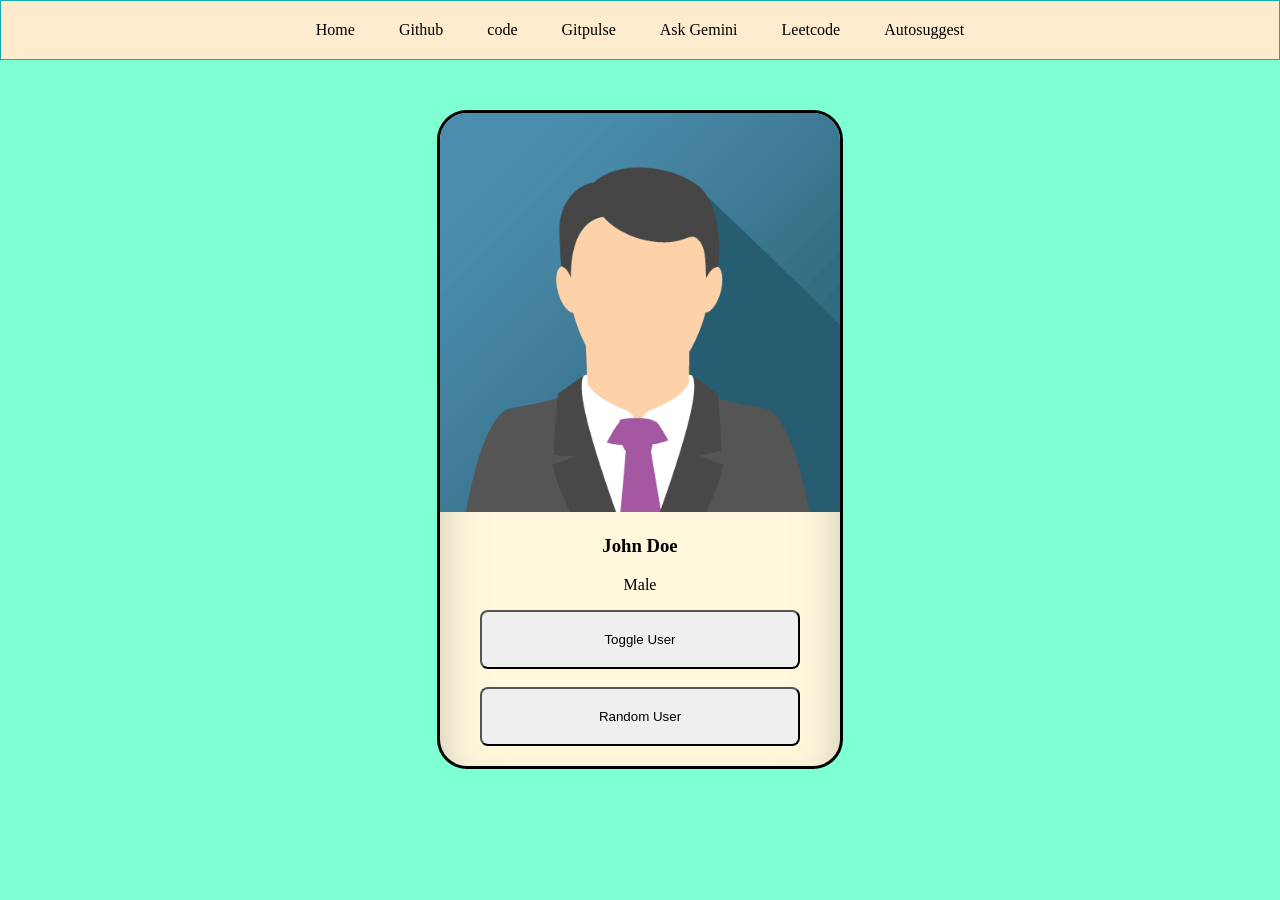
<file: src/main/resources/static/index.html>
<!DOCTYPE html>
<html lang="en">
<head>
  <meta charset="UTF-8">
  <meta name="viewport" content="width=device-width, initial-scale=1.0">
  <title>Document</title>
  <link rel="stylesheet" href="index.css">
</head>
<body>
  <!-- <h1> hello from HTML </h1> -->
  <!-- <h2> Wake up to Reality</h2> -->
 
   <div class ="navbar">
    <a href="https://www.youtube.com/">Home</a>
    <a href="https://github.com/">Github</a>
    <a href="codeforces-stats.html" target="_blank">code</a>
  <a href="gitpulse.html" target="_blank"> Gitpulse</a>
  <a href="ask-gemini.html" target="_blank">Ask Gemini</a>

    <a href="https://leetcode.com/">Leetcode</a>
    <a href="autosuggest.html">Autosuggest</a>
  </div>
  <div class ="card">
    <img id ="user-image" src="john.png" alt="image not found">
    <h3 id="user-name" >John Doe  </h3>
    <p id ="user-gender"> Male</p>
    
    <button onclick="toggleuser()">Toggle User</button>
    <br>
    <br>
    <button onclick="RandomUser()">Random User</button>

  </div>
   <script src="index.js"></script>
</body>
</html>
</file>
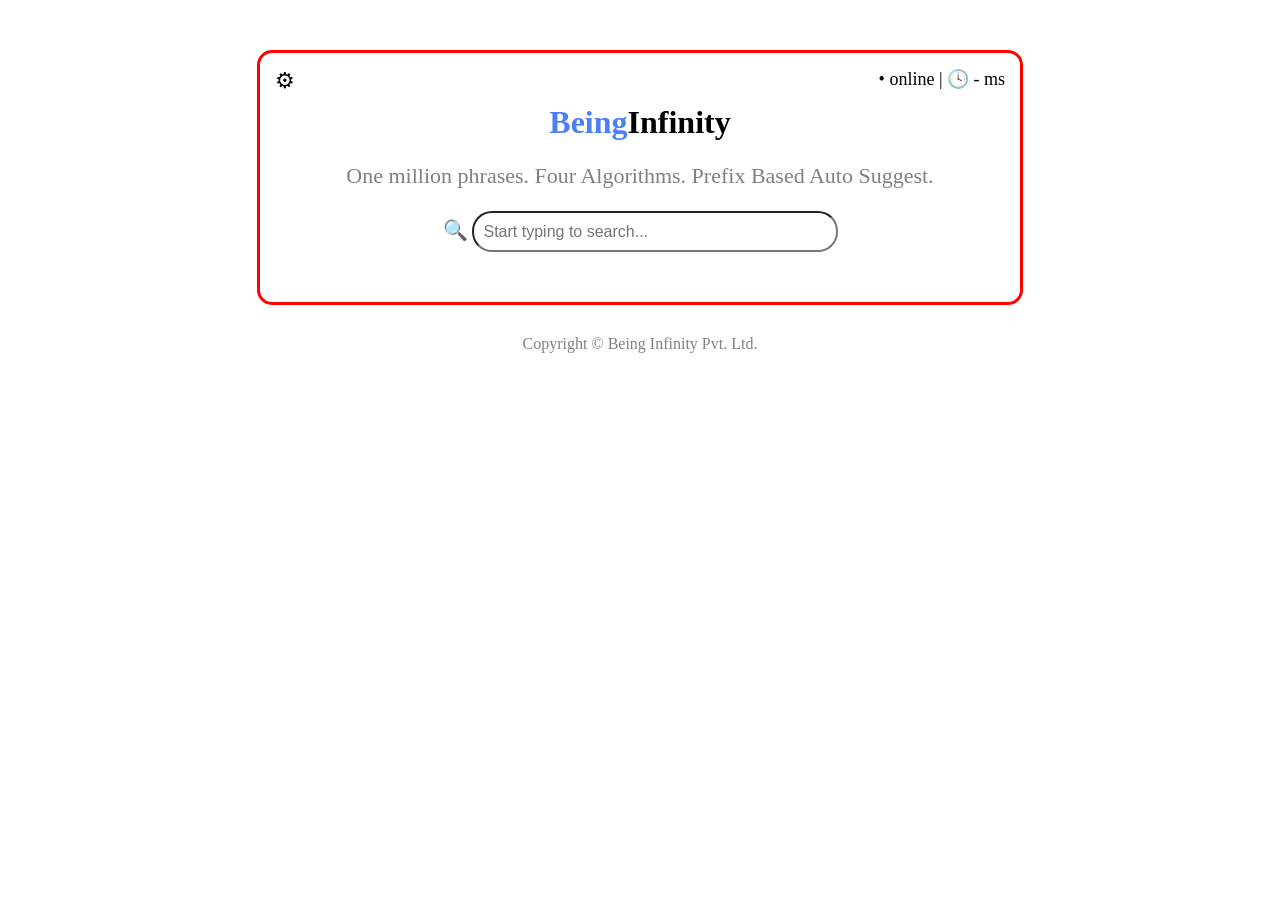
<file: src/main/resources/static/autosuggest.html>
<!DOCTYPE html>
<html lang="en">
<head>
<meta charset="UTF-8">
<meta name="viewport" content="width=device-width, initial-scale=1.0">
<title>Being Infinity</title>

<style>

body{
    text-align:center;
    font-family:"Times New Roman", serif;
}

.box{
    width:700px;
    margin:auto;
    margin-top:50px;
    padding:30px;
    border:3px solid red;
    border-radius:15px;
    position:relative;
}

.gear-icon{
    position:absolute;
    top:15px;
    left:15px;
    font-size:22px;
}

.status{
    position:absolute;
    top:15px;
    right:15px;
    font-size:18px;
}

.being{
    color:#4a7ff5;
}

.infinity{
    color:black;
}

.tagline{
    color:gray;
    font-size:22px;
}

.search-box{
    width:350px;
    height:35px;
    padding-left:10px;
    border-radius:20px;
    font-size:16px;
}

.search-suggestions{
    width:360px;
    margin:10px auto;
    text-align:left;
    border-radius:10px;
    box-shadow:0px 2px 8px rgba(0,0,0,0.2);
    overflow:hidden;
}

.suggestion{
    padding:10px;
    border-bottom:1px solid #ddd;
    background:white;
}

.suggestion:hover{
    background:#f2f2f2;
    cursor:pointer;
}

.footer{
    margin-top:30px;
    color:gray;
}

</style>

</head>

<body>

<div class="box">

<span class="gear-icon">&#9881;</span>

<span class="status">&#8226; online | &#128339; - ms</span>

<h1>
<span class="being">Being</span><span class="infinity">Infinity</span>
</h1>

<p class="tagline">
One million phrases. Four Algorithms. Prefix Based Auto Suggest.
</p>

<span style="font-size:20px;">&#128269;</span>

<input
type="text"
class="search-box"
placeholder="Start typing to search..."
onkeyup="getSearchSuggestions()">

<div class="search-suggestions"></div>

</div>

<div class="footer">
Copyright &copy; Being Infinity Pvt. Ltd.
</div>

<script>

function getSearchSuggestions(){

    var searchBox=document.getElementsByClassName("search-box")[0];
    var suggestionBox=document.getElementsByClassName("search-suggestions")[0];

    var userInput=searchBox.value;

    if(userInput.trim()==""){
        suggestionBox.innerHTML="";
        return;
    }

    var url="https://autosuggest-backend.onrender.com/api/autosuggest?q="
            +userInput+
            "&algorithm=brute&limit=10&weighted=false";

    fetch(url)

    .then(function(response){
        return response.json();
    })

    .then(function(data){

        var output="";

        for(var i=0;i<data.count;i++){

            output +=
            "<div class='suggestion'>"
            +data.results[i].text+
            "</div>";

        }

        suggestionBox.innerHTML=output;

    })

    .catch(function(error){
        console.log(error);
    });

}

</script>

</body>
</html>
</file>
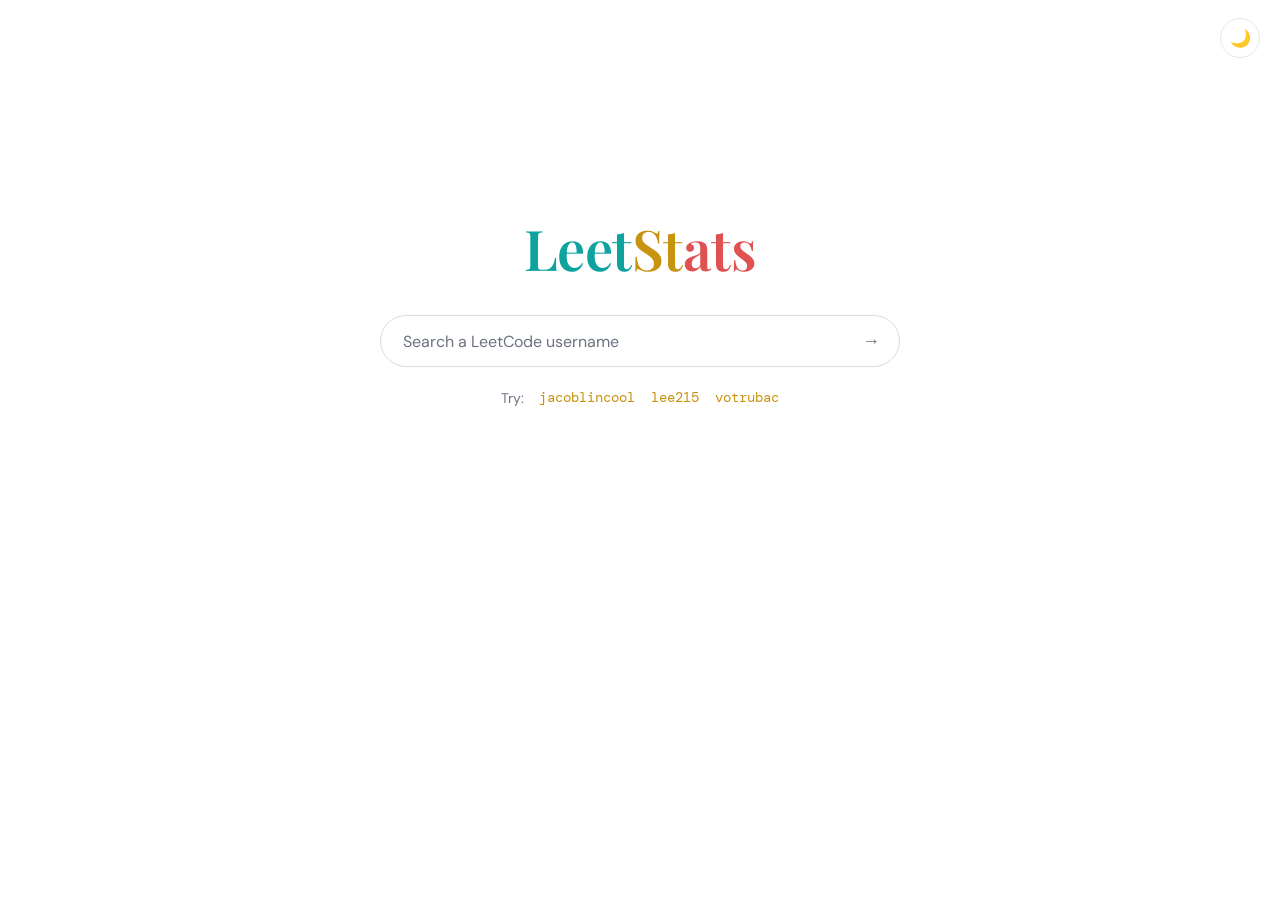
<file: src/main/resources/static/leetcode-stats.html>
<!DOCTYPE html>
<html lang="en" data-theme="light">
<head>
<meta charset="UTF-8">
<meta name="viewport" content="width=device-width, initial-scale=1.0">
<title>LeetStats</title>
<link rel="preconnect" href="https://fonts.googleapis.com">
<link rel="preconnect" href="https://fonts.gstatic.com" crossorigin>
<link href="https://fonts.googleapis.com/css2?family=Playfair+Display:wght@600&family=DM+Sans:wght@400;500;700&family=DM+Mono:wght@400;500&display=swap" rel="stylesheet">
<style>
  :root, [data-theme="light"] {
    --bg: #ffffff;
    --text: #1f2328;
    --muted: #6b7280;
    --line: #e5e7eb;
    --surface: #ffffff;
    --input-border: #dadce0;
    --input-shadow: rgba(32, 33, 36, 0.12);
    --track: #f0f1f3;
    --easy: #0fa39e;
    --medium: #c8930f;
    --hard: #e05252;
    --accent: #c8930f;
    --card-shadow: 0 1px 3px rgba(32, 33, 36, 0.08), 0 8px 28px rgba(32, 33, 36, 0.06);
  }
  [data-theme="dark"] {
    --bg: #0a0b0d;
    --text: #e9e7e2;
    --muted: #8b8f98;
    --line: rgba(255, 255, 255, 0.09);
    --surface: #121418;
    --input-border: rgba(255, 255, 255, 0.14);
    --input-shadow: rgba(0, 0, 0, 0.5);
    --track: rgba(255, 255, 255, 0.08);
    --easy: #3ddad7;
    --medium: #e3b341;
    --hard: #ff6b6b;
    --accent: #e3b341;
    --card-shadow: 0 20px 50px rgba(0, 0, 0, 0.45);
  }

  * { margin: 0; padding: 0; box-sizing: border-box; }

  html, body { height: 100%; }

  body {
    background: var(--bg);
    color: var(--text);
    font-family: "DM Sans", system-ui, sans-serif;
    display: flex;
    flex-direction: column;
    align-items: center;
    transition: background 0.25s, color 0.25s;
  }

  /* theme toggle, top right */
  .theme-toggle {
    position: fixed;
    top: 18px;
    right: 20px;
    width: 40px;
    height: 40px;
    border-radius: 50%;
    border: 1px solid var(--line);
    background: var(--surface);
    color: var(--text);
    font-size: 17px;
    cursor: pointer;
    display: flex;
    align-items: center;
    justify-content: center;
    transition: background 0.25s, border-color 0.25s, transform 0.15s;
    z-index: 10;
  }
  .theme-toggle:hover { transform: scale(1.06); }
  .theme-toggle:focus-visible { outline: 2px solid var(--accent); outline-offset: 2px; }

  main {
    width: 100%;
    max-width: 640px;
    padding: 0 24px 64px;
    display: flex;
    flex-direction: column;
    align-items: center;
    /* Google-style: sits a bit above vertical center when idle */
    margin-top: clamp(96px, 24vh, 210px);
    transition: margin-top 0.45s cubic-bezier(0.3, 0.8, 0.3, 1);
  }
  body.has-result main { margin-top: 72px; }

  .wordmark {
    font-family: "Playfair Display", serif;
    font-weight: 600;
    font-size: clamp(40px, 8vw, 56px);
    letter-spacing: -0.01em;
    margin-bottom: 30px;
    user-select: none;
  }
  .wordmark .l { color: var(--easy); }
  .wordmark .e { color: var(--medium); }
  .wordmark .t { color: var(--hard); }

  /* search */
  .search {
    width: 100%;
    max-width: 520px;
    display: flex;
    align-items: center;
    gap: 12px;
    background: var(--surface);
    border: 1px solid var(--input-border);
    border-radius: 999px;
    padding: 0 8px 0 22px;
    height: 52px;
    transition: box-shadow 0.2s, border-color 0.2s, background 0.25s;
  }
  .search:focus-within {
    box-shadow: 0 2px 10px var(--input-shadow);
    border-color: transparent;
  }
  [data-theme="dark"] .search:focus-within { border-color: var(--accent); box-shadow: none; }

  .search input {
    flex: 1;
    min-width: 0;
    border: none;
    outline: none;
    background: transparent;
    color: var(--text);
    font-family: "DM Mono", monospace;
    font-size: 16px;
  }
  .search input::placeholder { color: var(--muted); font-family: "DM Sans", sans-serif; }

  .search button {
    border: none;
    background: transparent;
    color: var(--muted);
    font-size: 18px;
    width: 40px;
    height: 40px;
    border-radius: 50%;
    cursor: pointer;
    display: flex;
    align-items: center;
    justify-content: center;
    transition: color 0.15s, background 0.15s;
  }
  .search button:hover { color: var(--accent); background: var(--track); }
  .search button:focus-visible { outline: 2px solid var(--accent); outline-offset: 1px; }
  .search button:disabled { opacity: 0.45; cursor: wait; }

  .try {
    margin-top: 20px;
    font-size: 14px;
    color: var(--muted);
    display: flex;
    gap: 14px;
    align-items: center;
    flex-wrap: wrap;
    justify-content: center;
  }
  .try button {
    background: none;
    border: none;
    padding: 2px 1px;
    color: var(--accent);
    font-family: "DM Mono", monospace;
    font-size: 13.5px;
    cursor: pointer;
    border-bottom: 1px dashed transparent;
    transition: border-color 0.15s;
  }
  .try button:hover { border-bottom-color: var(--accent); }
  .try button:focus-visible { outline: 2px solid var(--accent); outline-offset: 2px; }

  /* states */
  .loader {
    margin-top: 52px;
    width: 34px; height: 34px;
    border: 3px solid var(--track);
    border-top-color: var(--accent);
    border-radius: 50%;
    animation: spin 0.8s linear infinite;
  }
  @keyframes spin { to { transform: rotate(360deg); } }

  .error {
    margin-top: 44px;
    text-align: center;
    color: var(--muted);
    font-size: 14.5px;
    line-height: 1.6;
    max-width: 420px;
  }
  .error b { color: var(--hard); font-weight: 700; display: block; margin-bottom: 4px; }

  /* card */
  .card {
    width: 100%;
    margin-top: 44px;
    background: var(--surface);
    border: 1px solid var(--line);
    border-radius: 18px;
    padding: 30px 34px;
    box-shadow: var(--card-shadow);
    animation: rise 0.45s cubic-bezier(0.2, 0.7, 0.3, 1) both;
    transition: background 0.25s, border-color 0.25s;
  }
  @keyframes rise {
    from { opacity: 0; transform: translateY(14px); }
    to   { opacity: 1; transform: translateY(0); }
  }

  .card-head {
    display: flex;
    justify-content: space-between;
    align-items: baseline;
    gap: 10px;
    flex-wrap: wrap;
    margin-bottom: 26px;
  }
  .card-head a {
    font-family: "Playfair Display", serif;
    font-size: 23px;
    font-weight: 600;
    color: var(--text);
    text-decoration: none;
  }
  .card-head a:hover { color: var(--accent); }
  .card-head .rank {
    font-family: "DM Mono", monospace;
    font-size: 13px;
    color: var(--muted);
  }
  .card-head .rank b { color: var(--accent); font-weight: 500; }

  .card-body {
    display: grid;
    grid-template-columns: 168px 1fr;
    gap: 34px;
    align-items: center;
  }

  .ring-wrap { position: relative; width: 168px; height: 168px; margin: 0 auto; }
  .ring-wrap svg { transform: rotate(-90deg); display: block; }
  .ring-track { fill: none; stroke: var(--track); stroke-width: 9; }
  .ring-fill {
    fill: none;
    stroke: var(--accent);
    stroke-width: 9;
    stroke-linecap: round;
    transition: stroke-dashoffset 1.1s cubic-bezier(0.3, 0.8, 0.3, 1), stroke 0.25s;
  }
  .ring-center {
    position: absolute; inset: 0;
    display: flex; flex-direction: column;
    align-items: center; justify-content: center;
  }
  .ring-center .big {
    font-family: "DM Mono", monospace;
    font-size: 36px;
    line-height: 1;
  }
  .ring-center .small {
    color: var(--muted);
    font-size: 11.5px;
    margin-top: 6px;
    letter-spacing: 0.06em;
    text-transform: uppercase;
  }

  .bars { display: flex; flex-direction: column; gap: 18px; }
  .bar-top {
    display: flex;
    justify-content: space-between;
    align-items: baseline;
    margin-bottom: 7px;
  }
  .bar-top .label {
    font-size: 12.5px;
    font-weight: 700;
    letter-spacing: 0.09em;
    text-transform: uppercase;
  }
  .bar-top .nums {
    font-family: "DM Mono", monospace;
    font-size: 13px;
    color: var(--muted);
  }
  .bar-top .nums b { color: var(--text); font-weight: 500; }
  .bar-track { height: 7px; border-radius: 99px; background: var(--track); overflow: hidden; }
  .bar-fill { height: 100%; width: 0; border-radius: 99px; transition: width 1.1s cubic-bezier(0.3, 0.8, 0.3, 1); }
  .easy   .label { color: var(--easy); }   .easy   .bar-fill { background: var(--easy); }
  .medium .label { color: var(--medium); } .medium .bar-fill { background: var(--medium); }
  .hard   .label { color: var(--hard); }   .hard   .bar-fill { background: var(--hard); }

  .hidden { display: none !important; }

  @media (max-width: 540px) {
    .card { padding: 24px 20px; }
    .card-body { grid-template-columns: 1fr; gap: 26px; }
  }

  @media (prefers-reduced-motion: reduce) {
    * { animation: none !important; transition: none !important; }
  }
</style>
</head>
<body>
  <button class="theme-toggle" id="theme-toggle" aria-label="Switch theme" title="Switch theme">🌙</button>

  <main>
    <h1 class="wordmark"><span class="l">Leet</span><span class="e">St</span><span class="t">ats</span></h1>

    <div class="search">
      <input id="username" type="text" placeholder="Search a LeetCode username" autocomplete="off" spellcheck="false" aria-label="LeetCode username">
      <button id="go" aria-label="Fetch stats" title="Fetch stats">→</button>
    </div>

    <div class="try">
      <span>Try:</span>
      <button data-u="jacoblincool">jacoblincool</button>
      <button data-u="lee215">lee215</button>
      <button data-u="votrubac">votrubac</button>
    </div>

    <div id="loading" class="loader hidden" role="status" aria-label="Loading"></div>

    <div id="error" class="error hidden" role="alert">
      <b>Couldn't fetch that profile</b>
      <span id="error-msg"></span>
    </div>

    <section id="card" class="card hidden" aria-live="polite">
      <div class="card-head">
        <a id="profile-link" href="#" target="_blank" rel="noopener"></a>
        <span class="rank">Rank <b id="ranking">—</b></span>
      </div>
      <div class="card-body">
        <div class="ring-wrap">
          <svg width="168" height="168" viewBox="0 0 168 168" aria-hidden="true">
            <circle class="ring-track" cx="84" cy="84" r="74"></circle>
            <circle class="ring-fill" id="ring" cx="84" cy="84" r="74"></circle>
          </svg>
          <div class="ring-center">
            <div class="big" id="total-solved">0</div>
            <div class="small" id="total-label">solved</div>
          </div>
        </div>
        <div class="bars">
          <div class="bar-row easy">
            <div class="bar-top"><span class="label">Easy</span>
              <span class="nums"><b id="easy-solved">0</b> / <span id="easy-total">0</span></span></div>
            <div class="bar-track"><div class="bar-fill" id="easy-bar"></div></div>
          </div>
          <div class="bar-row medium">
            <div class="bar-top"><span class="label">Medium</span>
              <span class="nums"><b id="medium-solved">0</b> / <span id="medium-total">0</span></span></div>
            <div class="bar-track"><div class="bar-fill" id="medium-bar"></div></div>
          </div>
          <div class="bar-row hard">
            <div class="bar-top"><span class="label">Hard</span>
              <span class="nums"><b id="hard-solved">0</b> / <span id="hard-total">0</span></span></div>
            <div class="bar-track"><div class="bar-fill" id="hard-bar"></div></div>
          </div>
        </div>
      </div>
    </section>
  </main>

<script>
(function () {
  "use strict";

  /* ---------- theme ---------- */
  var root = document.documentElement;
  var toggle = document.getElementById("theme-toggle");
  var prefersDark = window.matchMedia("(prefers-color-scheme: dark)").matches;
  setTheme(prefersDark ? "dark" : "light");

  function setTheme(t) {
    root.setAttribute("data-theme", t);
    toggle.textContent = t === "dark" ? "☀️" : "🌙";
  }
  toggle.addEventListener("click", function () {
    setTheme(root.getAttribute("data-theme") === "dark" ? "light" : "dark");
  });

  /* ---------- elements ---------- */
  var input = document.getElementById("username");
  var goBtn = document.getElementById("go");
  var loadingEl = document.getElementById("loading");
  var errorEl = document.getElementById("error");
  var errorMsg = document.getElementById("error-msg");
  var cardEl = document.getElementById("card");

  var RING_R = 74;
  var RING_C = 2 * Math.PI * RING_R;
  var ring = document.getElementById("ring");
  ring.setAttribute("stroke-dasharray", RING_C);
  ring.setAttribute("stroke-dashoffset", RING_C);

  /* ---------- data sources (tried in order) ---------- */
  var SOURCES = [
    {
      url: function (u) { return "https://leetcode-api-faisalshohag.vercel.app/" + encodeURIComponent(u); },
      parse: function (d) {
        if (!d || d.errors || d.totalSolved === undefined) return null;
        return pick(d);
      }
    },
    {
      url: function (u) { return "https://alfa-leetcode-api.onrender.com/userProfile/" + encodeURIComponent(u); },
      parse: function (d) {
        if (!d || d.errors || d.totalSolved === undefined) return null;
        return pick(d);
      }
    },
    {
      url: function (u) { return "https://leetcode-stats-api.herokuapp.com/" + encodeURIComponent(u); },
      parse: function (d) {
        if (!d || d.status !== "success") return null;
        return pick(d);
      }
    }
  ];

  function pick(d) {
    return {
      totalSolved: d.totalSolved, totalQuestions: d.totalQuestions,
      easySolved: d.easySolved, totalEasy: d.totalEasy,
      mediumSolved: d.mediumSolved, totalMedium: d.totalMedium,
      hardSolved: d.hardSolved, totalHard: d.totalHard,
      ranking: d.ranking
    };
  }

  function fetchWithTimeout(url, ms) {
    var ctrl = new AbortController();
    var t = setTimeout(function () { ctrl.abort(); }, ms);
    return fetch(url, { signal: ctrl.signal })
      .then(function (r) { return r.json(); })
      .finally(function () { clearTimeout(t); });
  }

  function fetchStats(username) {
    var i = 0;
    function tryNext() {
      if (i >= SOURCES.length) return Promise.reject(new Error("all sources failed"));
      var src = SOURCES[i++];
      return fetchWithTimeout(src.url(username), 12000)
        .then(function (json) {
          var parsed = src.parse(json);
          return parsed || tryNext();
        })
        .catch(function () { return tryNext(); });
    }
    return tryNext();
  }

  /* ---------- rendering ---------- */
  function fmt(n) {
    if (n === null || n === undefined || isNaN(n)) return "—";
    return Number(n).toLocaleString("en-US");
  }

  function countUp(el, target, ms) {
    var reduce = window.matchMedia("(prefers-reduced-motion: reduce)").matches;
    if (reduce || !target) { el.textContent = fmt(target || 0); return; }
    var start = performance.now();
    (function step(now) {
      var p = Math.min(((now || performance.now()) - start) / ms, 1);
      var eased = 1 - Math.pow(1 - p, 3);
      el.textContent = fmt(Math.round(target * eased));
      if (p < 1) requestAnimationFrame(step);
    })();
  }

  function setBar(id, solved, total) {
    var pct = total > 0 ? (solved / total) * 100 : 0;
    document.getElementById(id).style.width = Math.max(pct, solved > 0 ? 2 : 0) + "%";
  }

  function render(username, s) {
    var link = document.getElementById("profile-link");
    link.textContent = username;
    link.href = "https://leetcode.com/u/" + encodeURIComponent(username) + "/";

    document.getElementById("ranking").textContent = "#" + fmt(s.ranking);
    document.getElementById("total-label").textContent = "of " + fmt(s.totalQuestions);
    document.getElementById("easy-solved").textContent = fmt(s.easySolved);
    document.getElementById("easy-total").textContent = fmt(s.totalEasy);
    document.getElementById("medium-solved").textContent = fmt(s.mediumSolved);
    document.getElementById("medium-total").textContent = fmt(s.totalMedium);
    document.getElementById("hard-solved").textContent = fmt(s.hardSolved);
    document.getElementById("hard-total").textContent = fmt(s.totalHard);

    document.body.classList.add("has-result");
    cardEl.classList.remove("hidden");

    requestAnimationFrame(function () {
      requestAnimationFrame(function () {
        countUp(document.getElementById("total-solved"), s.totalSolved, 1100);
        var pct = s.totalQuestions > 0 ? s.totalSolved / s.totalQuestions : 0;
        ring.setAttribute("stroke-dashoffset", RING_C * (1 - pct));
        setBar("easy-bar", s.easySolved, s.totalEasy);
        setBar("medium-bar", s.mediumSolved, s.totalMedium);
        setBar("hard-bar", s.hardSolved, s.totalHard);
      });
    });
  }

  function resetCard() {
    ring.setAttribute("stroke-dashoffset", RING_C);
    ["easy-bar", "medium-bar", "hard-bar"].forEach(function (id) {
      document.getElementById(id).style.width = "0";
    });
    document.getElementById("total-solved").textContent = "0";
  }

  /* ---------- flow ---------- */
  var busy = false;

  function lookup(username) {
    username = (username || "").trim();
    if (!username || busy) return;
    busy = true;

    input.value = username;
    goBtn.disabled = true;
    errorEl.classList.add("hidden");
    cardEl.classList.add("hidden");
    resetCard();
    loadingEl.classList.remove("hidden");

    fetchStats(username)
      .then(function (stats) {
        loadingEl.classList.add("hidden");
        render(username, stats);
      })
      .catch(function () {
        loadingEl.classList.add("hidden");
        errorMsg.textContent = 'No stats found for "' + username +
          '". Check the spelling, or the public stats APIs may be briefly busy — try again in a moment.';
        errorEl.classList.remove("hidden");
      })
      .finally(function () {
        goBtn.disabled = false;
        busy = false;
      });
  }

  goBtn.addEventListener("click", function () { lookup(input.value); });
  input.addEventListener("keydown", function (e) { if (e.key === "Enter") lookup(input.value); });
  document.querySelectorAll(".try button").forEach(function (b) {
    b.addEventListener("click", function () { lookup(b.dataset.u); });
  });
})();
</script>
</body>
</html>
</file>
<file: src/main/resources/static/index.css>
body{
  margin: 0px;
  background-color: aquamarine;
}



h1{
  color: rgb(84, 244, 230);

}
.navbar{
  border-style: solid;
   border-width: 1px;
   border-color: rgb(18, 174, 174);
   padding: 20px;
   text-align: center ;
   background-color: blanchedalmond;
}
.navbar a{
  padding: 20px;
  text-decoration: none;
  color:black;
}
.navbar a:hover{
  color: orangered;
  background-color: yellowgreen;
}
.card{
  border: 3px solid black;
  width: 400px  ;
  text-align: center;
  border-color: black;
   margin-top: 50px ;
   border-radius: 30px;
   margin-left: auto;
   margin-right: auto;
   overflow: hidden;
   background-color: cornsilk;
   padding-bottom: 20px;
box-shadow: rgba(50, 50, 93, 0.25) 0px 30px 60px -12px inset, rgba(0, 0, 0, 0.3) 0px 18px 36px -18px inset;
   
}
.card img{
    /* width: 300px; */
width: 100%;
height: auto;
}
.card button{
    border-style: bold;
    padding: 20px;
    width: 80%;
    border-radius: 8px;
}
</file>
